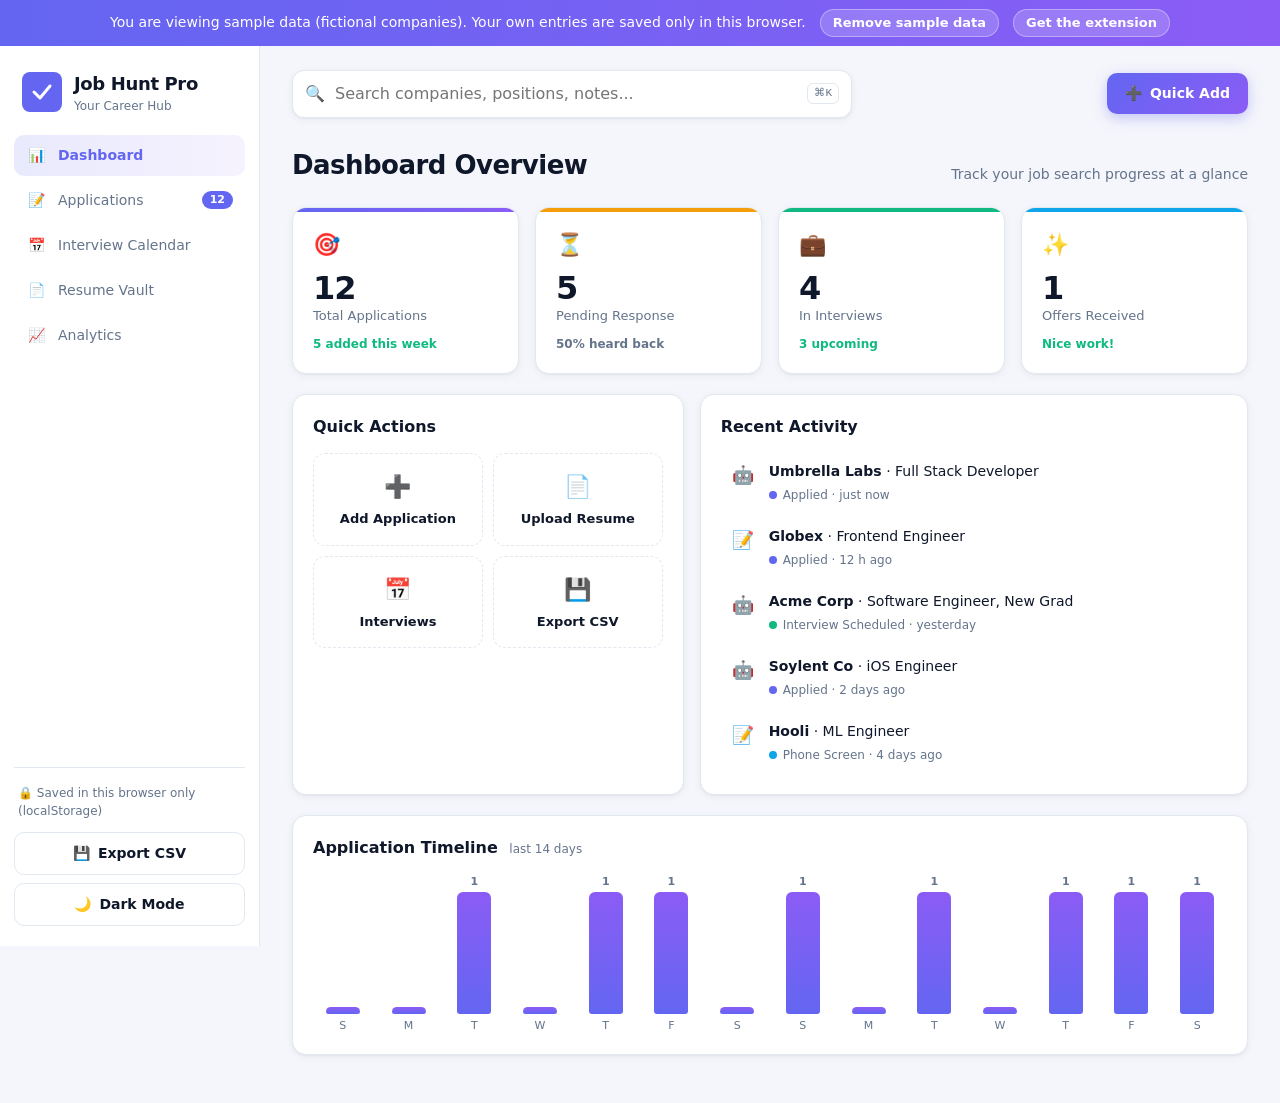
<file: index.html>
<!DOCTYPE html>
<html lang="en">
<head>
    <meta charset="UTF-8">
    <meta http-equiv="refresh" content="0; url=chrome-extension/dashboard/index.html">
    <title>Job Hunt Pro</title>
</head>
<body>
    <p>The dashboard lives in <a href="chrome-extension/dashboard/index.html">chrome-extension/dashboard/index.html</a>.</p>
</body>
</html>
</file>
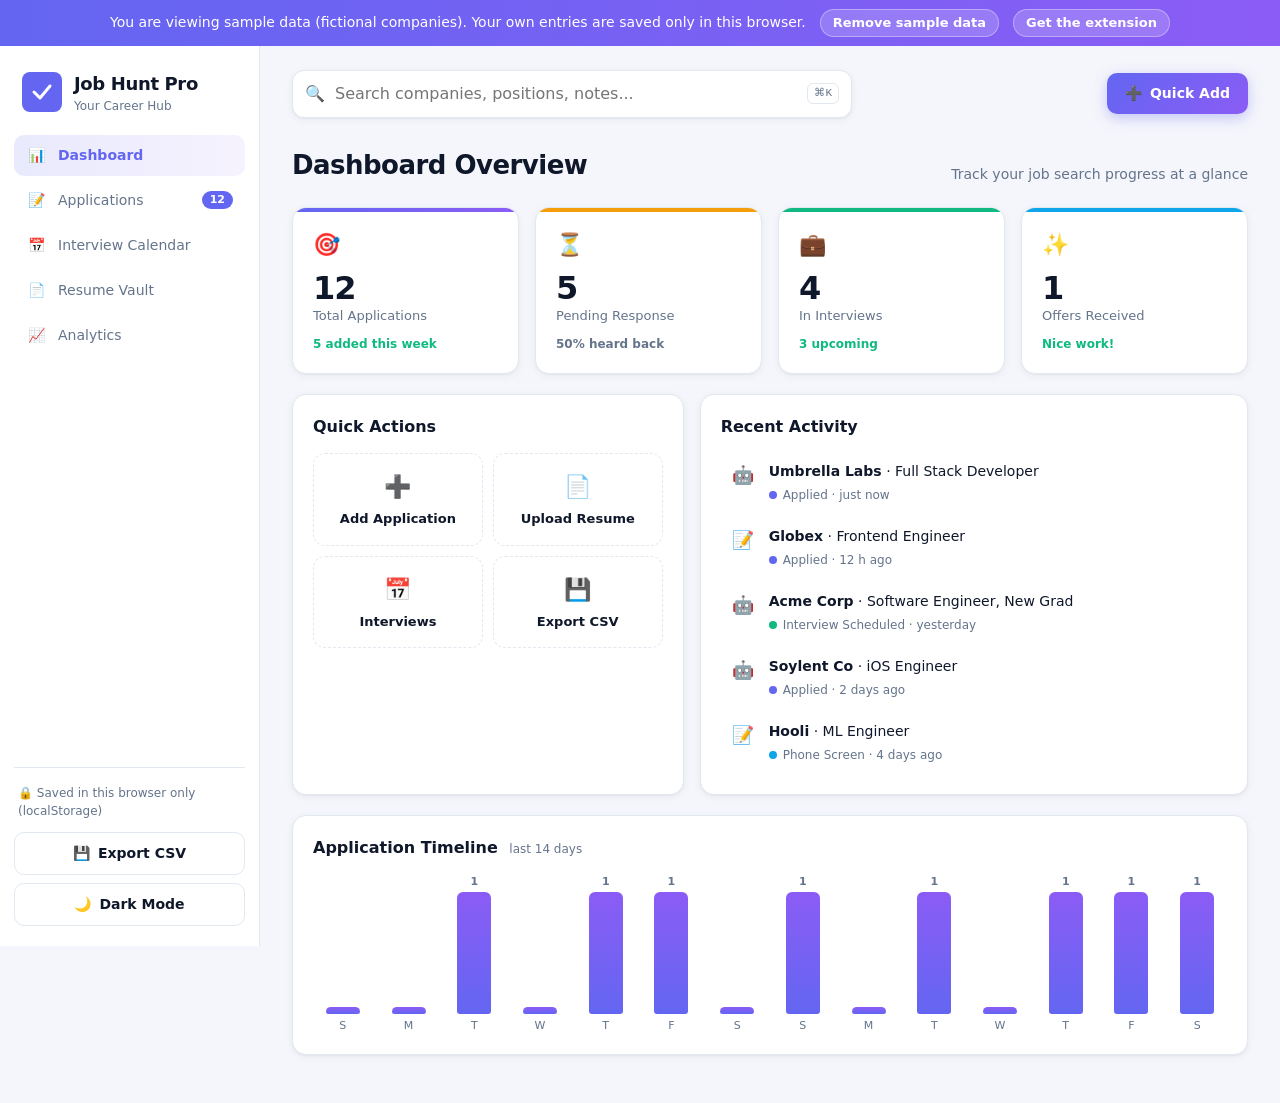
<file: chrome-extension/dashboard/index.html>
<!DOCTYPE html>
<html lang="en">
<head>
    <meta charset="UTF-8">
    <meta name="viewport" content="width=device-width, initial-scale=1.0">
    <title>Job Hunt Pro - Job Application Tracker</title>
    <meta name="description" content="Track every job application in one private dashboard. Data stays in your browser.">
    <link rel="icon" href="icon.svg" type="image/svg+xml">
    <link rel="stylesheet" href="styles.css">
</head>
<body>
    <div class="demo-banner" id="demoBanner" hidden>
        <span id="demoBannerText"></span>
        <button type="button" class="link-btn" data-action="load-sample">Load sample data</button>
        <button type="button" class="link-btn" data-action="clear-sample" hidden>Remove sample data</button>
        <a class="link-btn" href="https://github.com/KushagraKanaujia/job-application-tracker#try-it-in-one-click" target="_blank" rel="noopener">Get the extension</a>
    </div>

    <div class="layout">
    <!-- Sidebar Navigation -->
    <aside class="sidebar" id="sidebar">
        <div class="sidebar-header">
            <div class="logo">
                <svg width="40" height="40" viewBox="0 0 40 40" fill="none" aria-hidden="true">
                    <rect width="40" height="40" rx="8" fill="url(#gradient1)"/>
                    <path d="M12 20L18 26L28 14" stroke="white" stroke-width="3" stroke-linecap="round" stroke-linejoin="round"/>
                    <defs>
                        <linearGradient id="gradient1" x1="0" y1="0" x2="40" y2="40">
                            <stop offset="0%" stop-color="#6366f1"/>
                            <stop offset="100%" stop-color="#8b5cf6"/>
                        </linearGradient>
                    </defs>
                </svg>
                <div>
                    <h1>Job Hunt Pro</h1>
                    <p>Your Career Hub</p>
                </div>
            </div>
        </div>

        <nav class="sidebar-nav" aria-label="Views">
            <a href="#dashboard" class="nav-item active" data-view="dashboard">
                <span class="nav-icon">📊</span>
                <span>Dashboard</span>
            </a>
            <a href="#applications" class="nav-item" data-view="applications">
                <span class="nav-icon">📝</span>
                <span>Applications</span>
                <span class="nav-badge" id="appCount">0</span>
            </a>
            <a href="#calendar" class="nav-item" data-view="calendar">
                <span class="nav-icon">📅</span>
                <span>Interview Calendar</span>
            </a>
            <a href="#resume" class="nav-item" data-view="resume">
                <span class="nav-icon">📄</span>
                <span>Resume Vault</span>
            </a>
            <a href="#analytics" class="nav-item" data-view="analytics">
                <span class="nav-icon">📈</span>
                <span>Analytics</span>
            </a>
        </nav>

        <div class="sidebar-footer">
            <div class="storage-note" id="storageNote"></div>
            <button type="button" class="btn-export" data-action="export">
                <span>💾</span> Export CSV
            </button>
            <button type="button" class="btn-theme" id="themeToggle">
                <span class="theme-icon">🌙</span>
                <span class="theme-text">Dark Mode</span>
            </button>
        </div>
    </aside>

    <!-- Main Content -->
    <main class="main-content">
        <header class="top-bar">
            <div class="search-bar">
                <span class="search-icon">🔍</span>
                <input type="search" id="globalSearch" placeholder="Search companies, positions, notes..." aria-label="Search applications" />
                <kbd>⌘K</kbd>
            </div>
            <div class="top-bar-actions">
                <button type="button" class="btn-primary" data-action="quick-add">
                    <span>➕</span> Quick Add
                </button>
            </div>
        </header>

        <!-- Dashboard View -->
        <section class="view active" id="dashboardView">
            <div class="view-header">
                <h2>Dashboard Overview</h2>
                <p>Track your job search progress at a glance</p>
            </div>

            <div class="stats-grid">
                <div class="stat-card stat-primary">
                    <div class="stat-icon">🎯</div>
                    <div class="stat-content">
                        <div class="stat-value" id="totalApps">0</div>
                        <div class="stat-label">Total Applications</div>
                    </div>
                    <div class="stat-trend" id="totalTrend"></div>
                </div>
                <div class="stat-card stat-warning">
                    <div class="stat-icon">⏳</div>
                    <div class="stat-content">
                        <div class="stat-value" id="pendingApps">0</div>
                        <div class="stat-label">Pending Response</div>
                    </div>
                    <div class="stat-trend" id="pendingTrend"></div>
                </div>
                <div class="stat-card stat-success">
                    <div class="stat-icon">💼</div>
                    <div class="stat-content">
                        <div class="stat-value" id="interviewApps">0</div>
                        <div class="stat-label">In Interviews</div>
                    </div>
                    <div class="stat-trend" id="interviewTrend"></div>
                </div>
                <div class="stat-card stat-info">
                    <div class="stat-icon">✨</div>
                    <div class="stat-content">
                        <div class="stat-value" id="offerApps">0</div>
                        <div class="stat-label">Offers Received</div>
                    </div>
                    <div class="stat-trend" id="offerTrend"></div>
                </div>
            </div>

            <div class="dashboard-row">
                <div class="card quick-actions-card">
                    <h3>Quick Actions</h3>
                    <div class="quick-actions-grid">
                        <button type="button" class="quick-action" data-action="quick-add">
                            <span class="qa-icon">➕</span>
                            <span class="qa-label">Add Application</span>
                        </button>
                        <button type="button" class="quick-action" data-goto="resume">
                            <span class="qa-icon">📄</span>
                            <span class="qa-label">Upload Resume</span>
                        </button>
                        <button type="button" class="quick-action" data-goto="calendar">
                            <span class="qa-icon">📅</span>
                            <span class="qa-label">Interviews</span>
                        </button>
                        <button type="button" class="quick-action" data-action="export">
                            <span class="qa-icon">💾</span>
                            <span class="qa-label">Export CSV</span>
                        </button>
                    </div>
                </div>

                <div class="card recent-activity-card">
                    <h3>Recent Activity</h3>
                    <div class="activity-list" id="recentActivity"></div>
                </div>
            </div>

            <div class="card timeline-card">
                <h3>Application Timeline <small>last 14 days</small></h3>
                <div class="timeline" id="timeline"></div>
            </div>
        </section>

        <!-- Applications View -->
        <section class="view" id="applicationsView">
            <div class="view-header">
                <div>
                    <h2>All Applications</h2>
                    <p id="resultCount"></p>
                </div>
                <div class="view-actions">
                    <select id="filterStatus" class="filter-select" aria-label="Filter by status">
                        <option value="all">All Statuses</option>
                    </select>
                    <select id="filterSource" class="filter-select" aria-label="Filter by source">
                        <option value="all">All Sources</option>
                    </select>
                    <select id="sortBy" class="filter-select" aria-label="Sort">
                        <option value="date-desc">Newest First</option>
                        <option value="date-asc">Oldest First</option>
                        <option value="company">Company A-Z</option>
                        <option value="status">By Status</option>
                    </select>
                </div>
            </div>
            <div class="applications-grid" id="applicationsList"></div>
        </section>

        <!-- Calendar View -->
        <section class="view" id="calendarView">
            <div class="view-header">
                <div>
                    <h2>Interview Calendar</h2>
                    <p>Set an interview date on any application to see it here.</p>
                </div>
            </div>
            <div class="calendar-container" id="calendarList"></div>
        </section>

        <!-- Resume Vault View -->
        <section class="view" id="resumeView">
            <div class="view-header">
                <div>
                    <h2>Resume Vault</h2>
                    <p>Keep each version of your resume. Files are stored in this browser (IndexedDB) and never uploaded.</p>
                </div>
            </div>
            <div class="resume-grid">
                <label class="resume-upload-card upload-btn" for="resumeUpload">
                    <input type="file" id="resumeUpload" accept=".pdf,.doc,.docx" hidden>
                    <span class="upload-icon">📤</span>
                    <h3>Upload Resume</h3>
                    <p>PDF, DOC, or DOCX (max 5 MB)</p>
                </label>
                <div id="resumeList" class="resume-list"></div>
            </div>
        </section>

        <!-- Analytics View -->
        <section class="view" id="analyticsView">
            <div class="view-header">
                <div>
                    <h2>Analytics &amp; Insights</h2>
                    <p>Understand your job search patterns</p>
                </div>
            </div>
            <div class="analytics-grid">
                <div class="card chart-card">
                    <h3>Status Breakdown</h3>
                    <div class="chart-box"><canvas id="statusChart" aria-label="Applications by status"></canvas></div>
                </div>
                <div class="card chart-card">
                    <h3>Applications per Week</h3>
                    <div class="chart-box"><canvas id="timeChart" aria-label="Applications per week"></canvas></div>
                </div>
                <div class="card chart-card">
                    <h3>By Source</h3>
                    <div class="chart-box"><canvas id="sourceChart" aria-label="Applications by source"></canvas></div>
                </div>
                <div class="card chart-card">
                    <h3>Funnel</h3>
                    <div id="funnel" class="funnel"></div>
                </div>
            </div>
        </section>
    </main>
    </div>

    <!-- Add / Edit Modal -->
    <div class="modal" id="appModal" role="dialog" aria-modal="true" aria-labelledby="modalTitle">
        <div class="modal-content">
            <div class="modal-header">
                <h2 id="modalTitle">Add New Application</h2>
                <button type="button" class="modal-close" data-action="close-modal" aria-label="Close">&times;</button>
            </div>
            <form id="applicationForm">
                <input type="hidden" id="editId">
                <div class="form-grid">
                    <div class="form-group">
                        <label for="company">Company Name *</label>
                        <input type="text" id="company" required maxlength="200" placeholder="e.g., Acme Corp">
                    </div>
                    <div class="form-group">
                        <label for="position">Position Title *</label>
                        <input type="text" id="position" required maxlength="200" placeholder="e.g., Software Engineer">
                    </div>
                    <div class="form-group">
                        <label for="location">Location</label>
                        <input type="text" id="location" placeholder="e.g., San Francisco, CA or Remote">
                    </div>
                    <div class="form-group">
                        <label for="source">Application Source</label>
                        <select id="source"></select>
                    </div>
                    <div class="form-group">
                        <label for="status">Current Status</label>
                        <select id="status"></select>
                    </div>
                    <div class="form-group">
                        <label for="salary">Salary Range</label>
                        <input type="text" id="salary" placeholder="e.g., $120k - $150k">
                    </div>
                    <div class="form-group">
                        <label for="dateApplied">Date Applied</label>
                        <input type="date" id="dateApplied">
                    </div>
                    <div class="form-group">
                        <label for="interviewDate">Interview Date</label>
                        <input type="datetime-local" id="interviewDate">
                    </div>
                    <div class="form-group form-full-width">
                        <label for="applicationUrl">Job Posting URL</label>
                        <input type="url" id="applicationUrl" placeholder="https://...">
                    </div>
                    <div class="form-group form-full-width">
                        <label for="notes">Notes</label>
                        <textarea id="notes" rows="3" placeholder="Recruiter, interview details, follow-ups..."></textarea>
                    </div>
                </div>
                <div class="modal-actions">
                    <button type="button" class="btn-secondary" data-action="close-modal">Cancel</button>
                    <button type="submit" class="btn-primary" id="submitBtn">Add Application</button>
                </div>
            </form>
        </div>
    </div>

    <div class="toast" id="toast" role="status" aria-live="polite"></div>

    <script src="vendor/chart.umd.min.js"></script>
    <script src="sample-data.js"></script>
    <script src="app.js"></script>
</body>
</html>
</file>
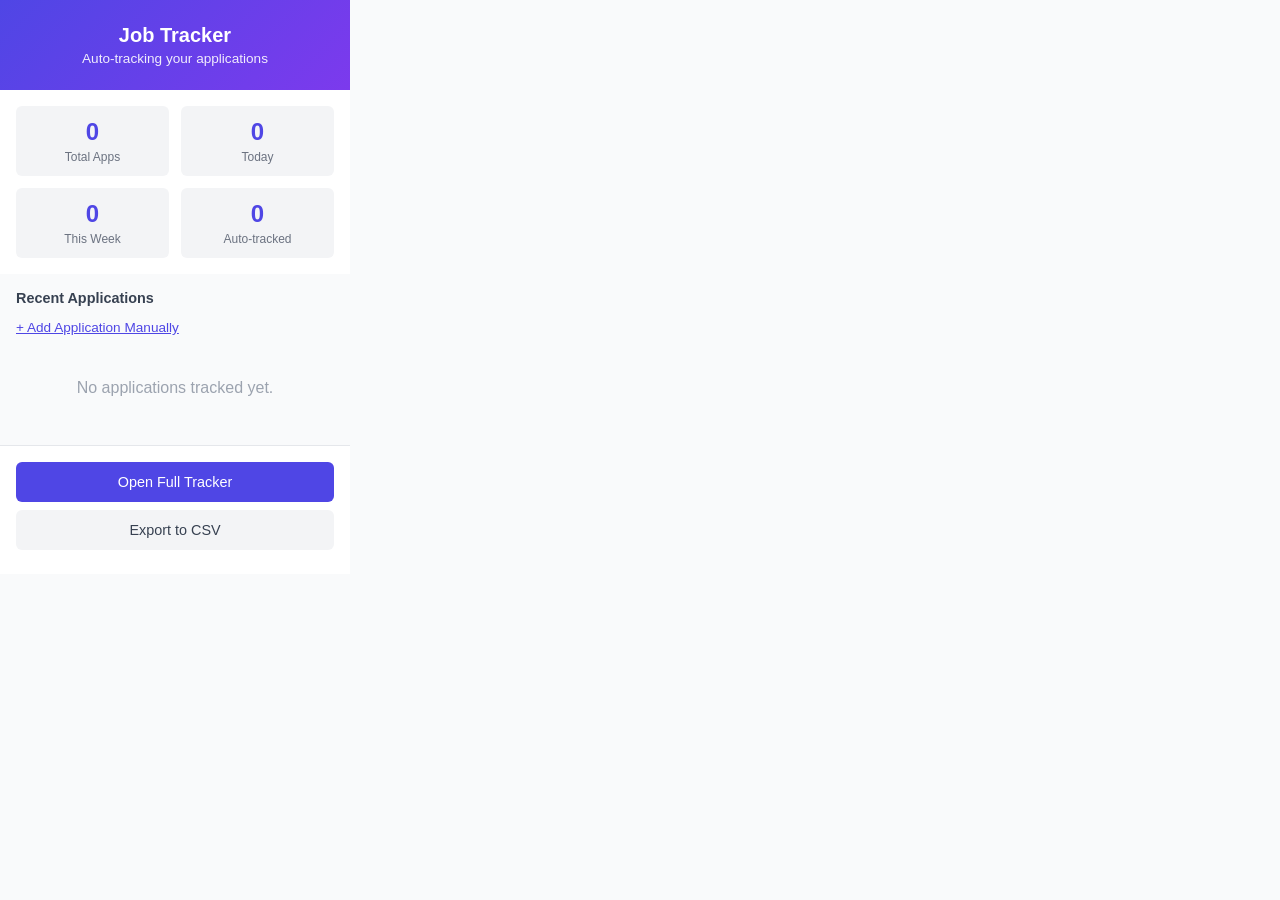
<file: chrome-extension/popup.html>
<!DOCTYPE html>
<html lang="en">
<head>
    <meta charset="UTF-8">
    <meta name="viewport" content="width=device-width, initial-scale=1.0">
    <title>Job Application Tracker</title>
    <style>
        * {
            margin: 0;
            padding: 0;
            box-sizing: border-box;
        }

        body {
            width: 350px;
            font-family: -apple-system, BlinkMacSystemFont, 'Segoe UI', sans-serif;
            background: #f9fafb;
        }

        .header {
            background: linear-gradient(135deg, #4f46e5 0%, #7c3aed 100%);
            color: white;
            padding: 1.5rem;
            text-align: center;
        }

        .header h1 {
            font-size: 1.25rem;
            margin-bottom: 0.25rem;
        }

        .header p {
            font-size: 0.85rem;
            opacity: 0.9;
        }

        .stats {
            display: grid;
            grid-template-columns: 1fr 1fr;
            gap: 0.75rem;
            padding: 1rem;
            background: white;
        }

        .stat-box {
            text-align: center;
            padding: 0.75rem;
            background: #f3f4f6;
            border-radius: 6px;
        }

        .stat-number {
            font-size: 1.5rem;
            font-weight: bold;
            color: #4f46e5;
        }

        .stat-label {
            font-size: 0.75rem;
            color: #6b7280;
            margin-top: 0.25rem;
        }

        .content {
            padding: 1rem;
            max-height: 400px;
            overflow-y: auto;
        }

        .section-title {
            font-size: 0.9rem;
            font-weight: 600;
            color: #374151;
            margin-bottom: 0.75rem;
        }

        .application-item {
            background: white;
            padding: 0.75rem;
            border-radius: 6px;
            margin-bottom: 0.5rem;
            border-left: 3px solid #4f46e5;
        }

        .app-company {
            font-weight: 600;
            color: #111827;
            font-size: 0.9rem;
        }

        .app-position {
            color: #6b7280;
            font-size: 0.8rem;
            margin-top: 0.25rem;
        }

        .app-meta {
            display: flex;
            justify-content: space-between;
            align-items: center;
            margin-top: 0.5rem;
            font-size: 0.75rem;
        }

        .app-source {
            color: #4f46e5;
            font-weight: 500;
        }

        .app-date {
            color: #9ca3af;
        }

        .status-badge {
            display: inline-block;
            padding: 0.2rem 0.5rem;
            border-radius: 4px;
            font-size: 0.7rem;
            font-weight: 500;
            background: #dbeafe;
            color: #1e40af;
        }

        .no-applications {
            text-align: center;
            padding: 2rem 1rem;
            color: #9ca3af;
        }

        .actions {
            padding: 1rem;
            background: white;
            border-top: 1px solid #e5e7eb;
        }

        .btn {
            width: 100%;
            padding: 0.75rem;
            border: none;
            border-radius: 6px;
            font-size: 0.9rem;
            font-weight: 500;
            cursor: pointer;
            transition: all 0.2s;
            margin-bottom: 0.5rem;
        }

        .btn-primary {
            background: #4f46e5;
            color: white;
        }

        .btn-primary:hover {
            background: #4338ca;
        }

        .btn-secondary {
            background: #f3f4f6;
            color: #374151;
        }

        .btn-secondary:hover {
            background: #e5e7eb;
        }

        .manual-add {
            background: white;
            padding: 1rem;
            border-radius: 6px;
            margin-bottom: 1rem;
        }

        .form-group {
            margin-bottom: 0.75rem;
        }

        .form-group label {
            display: block;
            font-size: 0.8rem;
            color: #6b7280;
            margin-bottom: 0.25rem;
        }

        .form-group input {
            width: 100%;
            padding: 0.5rem;
            border: 1px solid #d1d5db;
            border-radius: 4px;
            font-size: 0.85rem;
        }

        .form-group input:focus {
            outline: none;
            border-color: #4f46e5;
        }

        .toggle-form {
            font-size: 0.85rem;
            color: #4f46e5;
            cursor: pointer;
            text-decoration: underline;
            margin-bottom: 0.75rem;
            display: inline-block;
        }

        .hidden {
            display: none;
        }
    </style>
</head>
<body>
    <div class="header">
        <h1>Job Tracker</h1>
        <p>Auto-tracking your applications</p>
    </div>

    <div class="stats">
        <div class="stat-box">
            <div class="stat-number" id="totalApps">0</div>
            <div class="stat-label">Total Apps</div>
        </div>
        <div class="stat-box">
            <div class="stat-number" id="todayApps">0</div>
            <div class="stat-label">Today</div>
        </div>
        <div class="stat-box">
            <div class="stat-number" id="weekApps">0</div>
            <div class="stat-label">This Week</div>
        </div>
        <div class="stat-box">
            <div class="stat-number" id="autoTracked">0</div>
            <div class="stat-label">Auto-tracked</div>
        </div>
    </div>

    <div class="content">
        <div class="section-title">Recent Applications</div>

        <a class="toggle-form" id="toggleForm">+ Add Application Manually</a>

        <div class="manual-add hidden" id="manualForm">
            <div class="form-group">
                <label>Company *</label>
                <input type="text" id="company" required>
            </div>
            <div class="form-group">
                <label>Position *</label>
                <input type="text" id="position" required>
            </div>
            <button class="btn btn-primary" id="addManual">Add Application</button>
        </div>

        <div id="applicationsList">
            <div class="no-applications">No applications tracked yet.</div>
        </div>
    </div>

    <div class="actions">
        <button class="btn btn-primary" id="openTracker">Open Full Tracker</button>
        <button class="btn btn-secondary" id="exportData">Export to CSV</button>
    </div>

    <script src="popup.js"></script>
</body>
</html>
</file>
<file: chrome-extension/dashboard/styles.css>
/* Job Hunt Pro - dashboard styles (no external fonts or frameworks; works offline and inside the extension) */

:root {
    --primary: #6366f1;
    --primary-2: #8b5cf6;
    --primary-hover: #4f46e5;
    --success: #10b981;
    --warning: #f59e0b;
    --danger: #ef4444;
    --info: #0ea5e9;
    --bg: #f5f6fb;
    --card-bg: #ffffff;
    --sidebar-bg: #ffffff;
    --text-primary: #0f172a;
    --text-secondary: #64748b;
    --border-color: #e2e8f0;
    --hover-bg: #f1f5f9;
    --shadow: 0 1px 2px rgba(15, 23, 42, .04), 0 2px 8px rgba(15, 23, 42, .05);
    --shadow-lg: 0 12px 32px rgba(15, 23, 42, .14);
    --radius: 14px;
    color-scheme: light;
}

:root[data-theme="dark"] {
    --bg: #0b1020;
    --card-bg: #131a2e;
    --sidebar-bg: #0f1527;
    --text-primary: #e2e8f0;
    --text-secondary: #94a3b8;
    --border-color: #1f2a44;
    --hover-bg: #1a2340;
    --shadow: 0 1px 2px rgba(0, 0, 0, .3);
    --shadow-lg: 0 12px 32px rgba(0, 0, 0, .5);
    color-scheme: dark;
}

* { box-sizing: border-box; margin: 0; padding: 0; }

html, body { background: var(--bg); }

body {
    font-family: Inter, ui-sans-serif, system-ui, -apple-system, 'Segoe UI', Roboto, Helvetica, Arial, sans-serif;
    color: var(--text-primary);
    line-height: 1.5;
    -webkit-font-smoothing: antialiased;
}

button, input, select, textarea { font: inherit; color: inherit; }
button { cursor: pointer; }
a { color: var(--primary); }
[hidden] { display: none !important; }
.muted { color: var(--text-secondary); padding: 8px 0; }

/* ---------- demo banner ---------- */
.demo-banner {
    display: flex; flex-wrap: wrap; align-items: center; justify-content: center; gap: 6px 14px;
    padding: 9px 16px; font-size: 14px;
    background: linear-gradient(90deg, var(--primary), var(--primary-2)); color: #fff;
}
.link-btn {
    background: rgba(255, 255, 255, .18); border: 1px solid rgba(255, 255, 255, .35); color: #fff;
    border-radius: 999px; padding: 3px 12px; font-size: 13px; font-weight: 600; text-decoration: none;
}
.link-btn:hover { background: rgba(255, 255, 255, .3); }

/* ---------- layout ---------- */
.layout { display: flex; min-height: 100vh; }

.sidebar {
    width: 260px; flex-shrink: 0; background: var(--sidebar-bg);
    border-right: 1px solid var(--border-color);
    display: flex; flex-direction: column; padding: 20px 14px;
    position: sticky; top: 0; height: 100vh;
}
.logo { display: flex; align-items: center; gap: 12px; padding: 4px 8px 20px; }
.logo h1 { font-size: 18px; font-weight: 800; letter-spacing: -.02em; }
.logo p { font-size: 12px; color: var(--text-secondary); }

.sidebar-nav { display: flex; flex-direction: column; gap: 4px; flex: 1; }
.nav-item {
    display: flex; align-items: center; gap: 12px; padding: 10px 12px; border-radius: 10px;
    color: var(--text-secondary); text-decoration: none; font-weight: 500; font-size: 14px;
    transition: background .15s, color .15s;
}
.nav-item:hover { background: var(--hover-bg); color: var(--text-primary); }
.nav-item.active { background: linear-gradient(90deg, rgba(99, 102, 241, .14), rgba(139, 92, 246, .08)); color: var(--primary); font-weight: 600; }
.nav-icon { width: 20px; text-align: center; }
.nav-badge { margin-left: auto; background: var(--primary); color: #fff; font-size: 11px; font-weight: 700; padding: 1px 8px; border-radius: 999px; }

.sidebar-footer { display: flex; flex-direction: column; gap: 8px; padding-top: 16px; border-top: 1px solid var(--border-color); }
.storage-note { font-size: 12px; color: var(--text-secondary); padding: 0 4px 4px; }
.btn-export, .btn-theme {
    display: flex; align-items: center; justify-content: center; gap: 8px; width: 100%;
    padding: 10px; border-radius: 10px; border: 1px solid var(--border-color);
    background: var(--card-bg); font-weight: 600; font-size: 14px;
}
.btn-export:hover, .btn-theme:hover { background: var(--hover-bg); }

.main-content { flex: 1; min-width: 0; padding: 24px 32px 48px; }

.top-bar { display: flex; align-items: center; gap: 16px; margin-bottom: 28px; }
.search-bar {
    flex: 1; display: flex; align-items: center; gap: 10px; max-width: 560px;
    background: var(--card-bg); border: 1px solid var(--border-color); border-radius: 12px; padding: 0 12px;
    box-shadow: var(--shadow);
}
.search-bar:focus-within { border-color: var(--primary); box-shadow: 0 0 0 3px rgba(99, 102, 241, .18); }
.search-bar input { flex: 1; border: 0; outline: 0; background: transparent; padding: 11px 0; min-width: 0; }
.search-bar kbd { font-size: 11px; color: var(--text-secondary); border: 1px solid var(--border-color); border-radius: 6px; padding: 1px 6px; }
.top-bar-actions { margin-left: auto; display: flex; gap: 10px; }

/* ---------- buttons ---------- */
.btn-primary {
    display: inline-flex; align-items: center; gap: 8px; border: 0; border-radius: 10px;
    padding: 10px 18px; font-weight: 600; font-size: 14px; color: #fff;
    background: linear-gradient(135deg, var(--primary), var(--primary-2));
    box-shadow: 0 4px 14px rgba(99, 102, 241, .35); transition: transform .12s, box-shadow .12s;
}
.btn-primary:hover { transform: translateY(-1px); box-shadow: 0 6px 18px rgba(99, 102, 241, .45); }
.btn-secondary {
    border: 1px solid var(--border-color); background: var(--card-bg); border-radius: 10px;
    padding: 10px 18px; font-weight: 600; font-size: 14px;
}
.btn-secondary:hover { background: var(--hover-bg); }
.btn-sm { padding: 6px 12px; font-size: 13px; }
.btn-icon { border: 0; background: transparent; border-radius: 8px; padding: 6px 8px; font-size: 15px; }
.btn-icon:hover { background: var(--hover-bg); }

/* ---------- views ---------- */
.view { display: none; animation: fade .25s ease; }
.view.active { display: block; }
@keyframes fade { from { opacity: 0; transform: translateY(6px); } to { opacity: 1; transform: none; } }

.view-header { display: flex; flex-wrap: wrap; align-items: flex-end; justify-content: space-between; gap: 12px; margin-bottom: 22px; }
.view-header h2 { font-size: 26px; font-weight: 800; letter-spacing: -.02em; }
.view-header p { color: var(--text-secondary); font-size: 14px; }
.view-actions { display: flex; flex-wrap: wrap; gap: 8px; }
.filter-select {
    border: 1px solid var(--border-color); background: var(--card-bg); border-radius: 10px;
    padding: 8px 12px; font-size: 14px;
}

.card { background: var(--card-bg); border: 1px solid var(--border-color); border-radius: var(--radius); padding: 20px; box-shadow: var(--shadow); }
.card h3 { font-size: 16px; font-weight: 700; margin-bottom: 14px; }
.card h3 small { font-weight: 500; color: var(--text-secondary); font-size: 12px; margin-left: 6px; }

/* stats */
.stats-grid { display: grid; grid-template-columns: repeat(auto-fit, minmax(200px, 1fr)); gap: 16px; margin-bottom: 20px; }
.stat-card {
    position: relative; overflow: hidden; background: var(--card-bg); border: 1px solid var(--border-color);
    border-radius: var(--radius); padding: 20px; box-shadow: var(--shadow); display: flex; flex-direction: column; gap: 10px;
}
.stat-card::after { content: ''; position: absolute; inset: 0 0 auto 0; height: 4px; background: var(--accent, var(--primary)); }
.stat-primary { --accent: linear-gradient(90deg, var(--primary), var(--primary-2)); }
.stat-warning { --accent: var(--warning); }
.stat-success { --accent: var(--success); }
.stat-info { --accent: var(--info); }
.stat-icon { font-size: 22px; }
.stat-value { font-size: 32px; font-weight: 800; letter-spacing: -.03em; line-height: 1.1; }
.stat-label { font-size: 13px; color: var(--text-secondary); font-weight: 500; }
.stat-trend { font-size: 12px; color: var(--text-secondary); font-weight: 600; }
.stat-trend.positive { color: var(--success); }

.dashboard-row { display: grid; grid-template-columns: 1fr 1.4fr; gap: 16px; margin-bottom: 20px; }
.quick-actions-grid { display: grid; grid-template-columns: 1fr 1fr; gap: 10px; }
.quick-action {
    display: flex; flex-direction: column; align-items: center; gap: 6px; padding: 16px 8px;
    border: 1px dashed var(--border-color); border-radius: 12px; background: transparent; transition: all .15s;
}
.quick-action:hover { border-color: var(--primary); background: rgba(99, 102, 241, .06); transform: translateY(-1px); }
.qa-icon { font-size: 22px; }
.qa-label { font-size: 13px; font-weight: 600; }

.activity-list { display: flex; flex-direction: column; gap: 4px; }
.activity-item { display: flex; gap: 12px; align-items: flex-start; padding: 8px; border-radius: 10px; }
.activity-item:hover { background: var(--hover-bg); }
.activity-icon { font-size: 18px; width: 28px; text-align: center; }
.activity-content p { font-size: 14px; }
.activity-time { font-size: 12px; color: var(--text-secondary); display: inline-flex; align-items: center; gap: 6px; }
.status-dot { width: 8px; height: 8px; border-radius: 50%; display: inline-block; }

/* timeline sparkline */
.spark { display: grid; grid-template-columns: repeat(14, 1fr); gap: 6px; height: 160px; align-items: end; }
.spark-col { display: flex; flex-direction: column; align-items: center; justify-content: flex-end; height: 100%; gap: 4px; }
.spark-bar { width: 100%; max-width: 34px; border-radius: 6px 6px 3px 3px; background: linear-gradient(180deg, var(--primary-2), var(--primary)); min-height: 4px; transition: height .4s; }
.spark-count { font-size: 11px; font-weight: 700; color: var(--text-secondary); min-height: 14px; }
.spark-label { font-size: 11px; color: var(--text-secondary); }
.timeline-empty, .empty-state { text-align: center; color: var(--text-secondary); padding: 36px 16px; }
.timeline-empty span, .empty-icon { font-size: 40px; display: block; margin-bottom: 8px; }
.empty-state h3 { color: var(--text-primary); margin-bottom: 6px; }
.empty-state p { margin-bottom: 16px; }

/* applications */
.applications-grid { display: grid; grid-template-columns: repeat(auto-fill, minmax(320px, 1fr)); gap: 16px; }
.applications-grid > .empty-state { grid-column: 1 / -1; }
.application-card {
    background: var(--card-bg); border: 1px solid var(--border-color); border-left: 4px solid var(--accent);
    border-radius: var(--radius); padding: 18px; box-shadow: var(--shadow);
    display: flex; flex-direction: column; gap: 12px; animation: fade .25s ease; transition: box-shadow .15s, transform .15s;
}
.application-card:hover { box-shadow: var(--shadow-lg); transform: translateY(-2px); }
.application-header { display: flex; align-items: flex-start; gap: 12px; }
.company-avatar {
    width: 42px; height: 42px; border-radius: 10px; flex-shrink: 0; display: grid; place-items: center;
    font-weight: 800; color: #fff; background: linear-gradient(135deg, var(--primary), var(--primary-2));
}
.application-title { flex: 1; min-width: 0; }
.application-title h3 { font-size: 16px; font-weight: 700; overflow-wrap: anywhere; }
.position { font-size: 14px; color: var(--text-secondary); overflow-wrap: anywhere; }
.application-actions { display: flex; }
.application-meta { display: flex; flex-wrap: wrap; gap: 6px; align-items: center; }
.status-select {
    border: 0; border-radius: 999px; padding: 4px 10px; font-size: 12px; font-weight: 700;
    background: color-mix(in srgb, var(--accent) 16%, transparent); color: var(--accent);
}
.chip { font-size: 12px; padding: 3px 10px; border-radius: 999px; background: var(--hover-bg); color: var(--text-secondary); font-weight: 600; }
.chip-auto { background: rgba(16, 185, 129, .12); color: var(--success); }
.application-details { list-style: none; display: flex; flex-wrap: wrap; gap: 4px 16px; font-size: 13px; color: var(--text-secondary); }
.notes { font-size: 13px; background: var(--hover-bg); border-radius: 10px; padding: 10px 12px; white-space: pre-wrap; overflow-wrap: anywhere; }

/* calendar */
.calendar-container { display: flex; flex-direction: column; gap: 10px; max-width: 760px; }
.cal-heading { font-size: 14px; text-transform: uppercase; letter-spacing: .06em; color: var(--text-secondary); margin: 10px 0 2px; }
.cal-item {
    display: flex; align-items: center; gap: 16px; background: var(--card-bg); border: 1px solid var(--border-color);
    border-radius: var(--radius); padding: 14px 16px; box-shadow: var(--shadow);
}
.cal-item.past { opacity: .6; }
.cal-date {
    width: 56px; flex-shrink: 0; text-align: center; border-radius: 12px; padding: 6px 0; color: #fff;
    background: linear-gradient(135deg, var(--primary), var(--primary-2));
}
.cal-date span { font-size: 11px; text-transform: uppercase; display: block; opacity: .9; }
.cal-date strong { font-size: 22px; line-height: 1; }
.cal-body { flex: 1; min-width: 0; }
.cal-body h4 { font-size: 15px; }
.cal-body p { font-size: 13px; color: var(--text-secondary); }

/* resume */
.resume-grid { display: grid; grid-template-columns: 280px 1fr; gap: 16px; align-items: start; }
.upload-btn {
    display: flex; flex-direction: column; align-items: center; gap: 6px; text-align: center; cursor: pointer;
    padding: 36px 16px; border: 2px dashed var(--border-color); border-radius: var(--radius); background: var(--card-bg);
    transition: border-color .15s, background .15s;
}
.upload-btn:hover { border-color: var(--primary); background: rgba(99, 102, 241, .05); }
.upload-icon { font-size: 34px; }
.upload-btn p { font-size: 13px; color: var(--text-secondary); }
.resume-list { display: flex; flex-direction: column; gap: 10px; }
.resume-item {
    display: flex; align-items: center; gap: 12px; background: var(--card-bg); border: 1px solid var(--border-color);
    border-radius: 12px; padding: 12px 14px; box-shadow: var(--shadow);
}
.resume-icon { font-size: 24px; }
.resume-info { flex: 1; min-width: 0; display: flex; flex-direction: column; }
.resume-info strong { overflow: hidden; text-overflow: ellipsis; white-space: nowrap; }

/* analytics */
.analytics-grid { display: grid; grid-template-columns: repeat(auto-fit, minmax(340px, 1fr)); gap: 16px; }
.chart-box { position: relative; height: 260px; }
.funnel { display: flex; flex-direction: column; gap: 14px; padding-top: 8px; }
.funnel-row { display: grid; grid-template-columns: 110px 1fr 40px; align-items: center; gap: 10px; font-size: 14px; }
.funnel-row strong { text-align: right; }
.funnel-bar { height: 12px; background: var(--hover-bg); border-radius: 999px; overflow: hidden; }
.funnel-bar div { height: 100%; background: linear-gradient(90deg, var(--primary), var(--primary-2)); border-radius: 999px; transition: width .4s; }

/* modal */
.modal {
    position: fixed; inset: 0; z-index: 50; display: none; align-items: flex-start; justify-content: center;
    background: rgba(15, 23, 42, .55); backdrop-filter: blur(3px); padding: 5vh 16px; overflow-y: auto;
}
.modal.open { display: flex; }
.modal-content {
    width: 100%; max-width: 680px; background: var(--card-bg); border: 1px solid var(--border-color);
    border-radius: 18px; box-shadow: var(--shadow-lg); padding: 24px; animation: fade .2s ease;
}
.modal-header { display: flex; align-items: center; justify-content: space-between; margin-bottom: 18px; }
.modal-header h2 { font-size: 20px; }
.modal-close { border: 0; background: transparent; font-size: 26px; line-height: 1; color: var(--text-secondary); padding: 0 6px; border-radius: 8px; }
.modal-close:hover { background: var(--hover-bg); }
.form-grid { display: grid; grid-template-columns: 1fr 1fr; gap: 14px; }
.form-full-width { grid-column: 1 / -1; }
.form-group { display: flex; flex-direction: column; gap: 6px; }
.form-group label { font-size: 13px; font-weight: 600; color: var(--text-secondary); }
.form-group input, .form-group select, .form-group textarea {
    border: 1px solid var(--border-color); background: var(--bg); border-radius: 10px; padding: 9px 12px; font-size: 14px; width: 100%;
}
.form-group input:focus, .form-group select:focus, .form-group textarea:focus { outline: 0; border-color: var(--primary); box-shadow: 0 0 0 3px rgba(99, 102, 241, .18); }
.modal-actions { display: flex; justify-content: flex-end; gap: 10px; margin-top: 20px; }

/* toast */
.toast {
    position: fixed; left: 50%; bottom: 24px; transform: translate(-50%, 20px); opacity: 0; pointer-events: none;
    background: var(--text-primary); color: var(--bg); padding: 10px 18px; border-radius: 999px; font-size: 14px; font-weight: 600;
    box-shadow: var(--shadow-lg); transition: all .25s; z-index: 60;
}
.toast.show { opacity: 1; transform: translate(-50%, 0); }

/* ---------- responsive ---------- */
@media (max-width: 960px) {
    .dashboard-row, .resume-grid { grid-template-columns: 1fr; }
}
@media (max-width: 760px) {
    .layout { flex-direction: column; }
    .sidebar { position: static; width: 100%; height: auto; padding: 12px 16px; border-right: 0; border-bottom: 1px solid var(--border-color); }
    .logo { padding: 0 0 10px; }
    .sidebar-nav { flex-direction: row; overflow-x: auto; gap: 6px; scrollbar-width: none; }
    .nav-item { white-space: nowrap; padding: 8px 12px; flex-shrink: 0; }
    .sidebar-footer { flex-direction: row; flex-wrap: wrap; border-top: 0; padding-top: 10px; }
    .storage-note { width: 100%; }
    .btn-export, .btn-theme { flex: 1; padding: 8px; }
    .main-content { padding: 16px 16px 40px; }
    .top-bar { flex-wrap: wrap; }
    .search-bar { max-width: none; }
    .search-bar kbd { display: none; }
    .top-bar-actions { margin-left: 0; }
    .applications-grid, .analytics-grid { grid-template-columns: 1fr; }
    .form-grid { grid-template-columns: 1fr; }
    .stats-grid { grid-template-columns: 1fr 1fr; gap: 10px; }
    .stat-value { font-size: 26px; }
    .spark { gap: 3px; }
}
</file>
